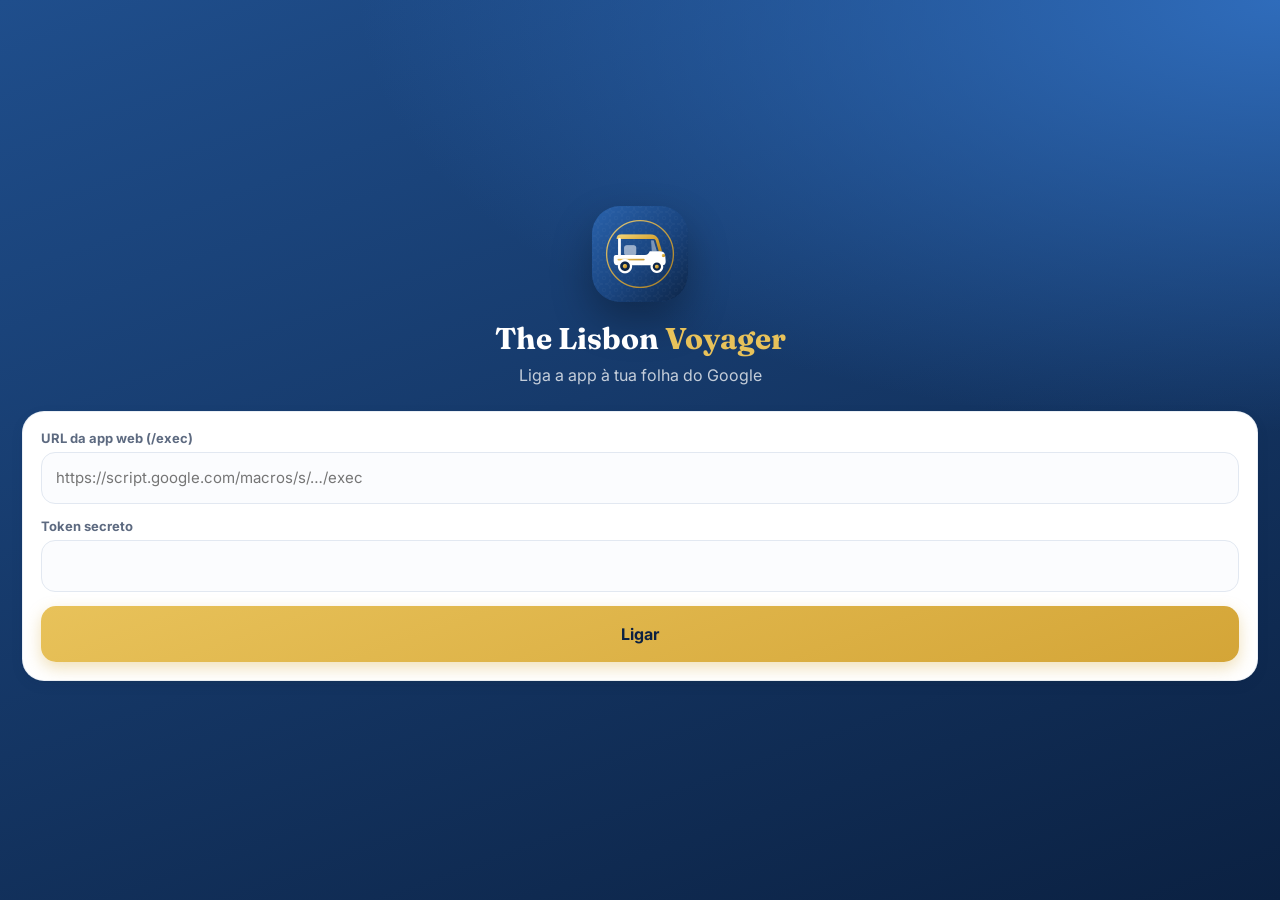
<file: index.html>
<!doctype html>
<html lang="pt-PT">
<head>
  <meta charset="utf-8">
  <meta name="viewport" content="width=device-width, initial-scale=1, viewport-fit=cover">
  <meta name="theme-color" content="#143561">
  <meta name="mobile-web-app-capable" content="yes">
  <meta name="apple-mobile-web-app-capable" content="yes">
  <meta name="apple-mobile-web-app-status-bar-style" content="black-translucent">
  <meta name="apple-mobile-web-app-title" content="Voyager">
  <meta name="robots" content="noindex">
  <title>The Lisbon Voyager</title>
  <link rel="manifest" href="manifest.webmanifest">
  <link rel="icon" type="image/png" sizes="32x32" href="icons/favicon-32.png">
  <link rel="apple-touch-icon" href="icons/apple-touch-icon.png">
  <link rel="preconnect" href="https://fonts.googleapis.com">
  <link rel="preconnect" href="https://fonts.gstatic.com" crossorigin>
  <link href="https://fonts.googleapis.com/css2?family=Fraunces:opsz,wght@9..144,600;9..144,700&family=Inter:wght@400;500;600;700;800&display=swap" rel="stylesheet">
  <link rel="stylesheet" href="app.css">
</head>
<body>
  <div id="app"></div>
  <script src="vendor/chart.umd.min.js"></script>
  <script src="app.js"></script>
  <script>
    if ('serviceWorker' in navigator && location.protocol === 'https:') {
      navigator.serviceWorker.register('sw.js');
    }
  </script>
</body>
</html>
</file>
<file: app.css>
:root{
  --b900:#0b2142;--b800:#123361;--b700:#17407a;--b600:#1f4e8c;--b500:#2a63ad;--b300:#8fb0dc;--b100:#e4edf9;--b50:#f2f6fc;
  --g600:#b8861f;--g500:#d4a537;--g400:#e8c25a;--g100:#fbf1d4;--g50:#fdf8ea;
  --ink:#122036;--muted:#5d6a80;--soft:#8b97aa;--line:#e2e8f1;--bg:#f3f6fb;--card:#fff;
  --ok:#17845a;--bad:#c2412d;
  --r-lg:22px;--r-md:16px;--r-sm:12px;
  --sh-1:0 1px 2px rgba(15,38,74,.06),0 4px 14px rgba(15,38,74,.06);
  --sh-2:0 10px 30px rgba(12,33,66,.16);
  --nav-h:70px;--safe-b:env(safe-area-inset-bottom,0px);--safe-t:env(safe-area-inset-top,0px);
  --ease:cubic-bezier(.2,.8,.2,1);
  --font:'Inter',system-ui,-apple-system,'Segoe UI',Roboto,sans-serif;
  --serif:'Fraunces',Georgia,serif;
}
*{box-sizing:border-box;-webkit-tap-highlight-color:transparent}
html,body{margin:0;background:var(--bg);color:var(--ink);font-family:var(--font);font-size:16px;-webkit-font-smoothing:antialiased;overscroll-behavior-y:none}
body{min-height:100vh;min-height:100dvh}
button,input,select,textarea{font:inherit;color:inherit}
button{cursor:pointer;border:0;background:none;padding:0}
.num{font-variant-numeric:tabular-nums;letter-spacing:-.01em}
.hidden{display:none!important}

/* ---------- Cabeçalho ---------- */
.hero{position:relative;color:#fff;padding:calc(var(--safe-t) + 14px) 18px 64px;
  background:
    url("data:image/svg+xml,%3Csvg xmlns='http://www.w3.org/2000/svg' width='56' height='56' viewBox='0 0 56 56'%3E%3Cg fill='none' stroke='%23ffffff' stroke-opacity='.07' stroke-width='1.4'%3E%3Cpath d='M28 5l5 18 18 5-18 5-5 18-5-18-18-5 18-5z'/%3E%3Ccircle cx='0' cy='0' r='8'/%3E%3Ccircle cx='56' cy='0' r='8'/%3E%3Ccircle cx='0' cy='56' r='8'/%3E%3Ccircle cx='56' cy='56' r='8'/%3E%3C/g%3E%3C/svg%3E"),
    radial-gradient(120% 90% at 100% 0%,#2f6cbb 0%,rgba(47,108,187,0) 60%),
    linear-gradient(160deg,var(--b600) 0%,var(--b800) 60%,var(--b900) 100%);
  border-radius:0 0 28px 28px;overflow:hidden}
.hero::after{content:"";position:absolute;left:0;right:0;bottom:0;height:3px;background:linear-gradient(90deg,transparent,var(--g500) 20%,var(--g400) 50%,var(--g500) 80%,transparent);opacity:.75}
.brand{display:flex;align-items:center;gap:12px}
.brand-logo{width:46px;height:46px;border-radius:14px;display:grid;place-items:center;flex:none;
  background:linear-gradient(150deg,rgba(255,255,255,.18),rgba(255,255,255,.04));border:1px solid rgba(255,255,255,.22);box-shadow:inset 0 1px 0 rgba(255,255,255,.2)}
.brand-logo svg{width:34px;height:34px}
.brand-txt{flex:1;min-width:0}
.brand-name{font-family:var(--serif);font-weight:700;font-size:21px;letter-spacing:.005em;line-height:1.1;white-space:nowrap}
.brand-name em{font-style:normal;color:var(--g400)}
.brand-sub{font-size:12px;letter-spacing:.14em;text-transform:uppercase;color:rgba(255,255,255,.7);margin-top:3px;font-weight:600}
.icon-btn{width:46px;height:46px;border-radius:14px;display:grid;place-items:center;color:#fff;background:rgba(255,255,255,.1);border:1px solid rgba(255,255,255,.16);transition:transform .15s var(--ease),background .2s}
.icon-btn:active{transform:scale(.92);background:rgba(255,255,255,.2)}
.icon-btn svg{width:22px;height:22px}

/* Navegação de data / mês */
.stepper{display:flex;align-items:center;gap:10px;margin-top:20px}
.step-btn{width:52px;height:52px;border-radius:16px;display:grid;place-items:center;color:#fff;flex:none;
  background:rgba(255,255,255,.12);border:1px solid rgba(255,255,255,.18);transition:transform .15s var(--ease),background .2s}
.step-btn:active{transform:scale(.9);background:rgba(255,255,255,.24)}
.step-btn svg{width:24px;height:24px}
.step-btn[disabled]{opacity:.35}
.step-mid{flex:1;min-width:0;text-align:center;position:relative;border-radius:16px;padding:6px 4px;transition:background .2s}
.step-mid:active{background:rgba(255,255,255,.1)}
.step-k{font-size:12.5px;letter-spacing:.12em;text-transform:uppercase;color:var(--g400);font-weight:700}
.step-v{font-family:var(--serif);font-size:25px;font-weight:700;line-height:1.15;margin-top:2px;white-space:nowrap;overflow:hidden;text-overflow:ellipsis}
.step-mid input[type=date],.step-mid input[type=month]{position:absolute;inset:0;opacity:0;width:100%;height:100%;border:0}
.today-pill{display:inline-flex;align-items:center;gap:6px;margin-top:6px;font-size:13px;font-weight:600;padding:5px 12px;border-radius:999px;background:var(--g500);color:var(--b900);box-shadow:0 4px 12px rgba(212,165,55,.35)}
.today-pill.ghost{background:rgba(255,255,255,.12);color:#fff;box-shadow:none;border:1px solid rgba(255,255,255,.22)}

/* ---------- Conteúdo ---------- */
.page{padding:0 14px calc(var(--nav-h) + var(--safe-b) + 28px);margin-top:-46px;position:relative;z-index:2;animation:pageIn .35s var(--ease)}
@keyframes pageIn{from{opacity:0;transform:translateY(10px)}to{opacity:1;transform:none}}
.card{background:var(--card);border-radius:var(--r-lg);box-shadow:var(--sh-1);padding:18px;margin-bottom:14px;border:1px solid rgba(226,232,241,.7)}
.card-h{display:flex;align-items:center;gap:12px;margin-bottom:14px}
.card-ic{width:42px;height:42px;border-radius:13px;display:grid;place-items:center;flex:none;background:var(--b50);color:var(--b600)}
.card-ic svg{width:22px;height:22px}
.card-ic.gold{background:var(--g100);color:var(--g600)}
.card-t{flex:1;min-width:0}
.card-title{font-weight:700;font-size:17px}
.card-sub{font-size:13px;color:var(--muted);margin-top:1px}
.card-total{font-weight:800;font-size:20px;color:var(--b800)}
.card-total.neg{color:var(--muted)}
.sec-title{font-size:12.5px;font-weight:700;letter-spacing:.12em;text-transform:uppercase;color:var(--soft);margin:22px 6px 10px}

/* Resumo do dia */
.summary{padding:18px 18px 16px;box-shadow:var(--sh-2);border:0}
.sum-top{display:flex;align-items:center;justify-content:space-between;gap:10px}
.sum-label{font-size:13px;color:var(--muted);font-weight:600}
.sum-big{font-size:38px;font-weight:800;letter-spacing:-.03em;color:var(--b800);line-height:1.1;margin-top:2px;transition:color .3s}
.sum-big.neg{color:var(--bad)}
.badge{display:inline-flex;align-items:center;gap:6px;font-size:12.5px;font-weight:700;padding:6px 11px;border-radius:999px;background:var(--b50);color:var(--b600);white-space:nowrap}
.badge::before{content:"";width:7px;height:7px;border-radius:50%;background:currentColor}
.badge.work{background:#e7f5ee;color:var(--ok)}
.badge.zero{background:var(--g100);color:var(--g600)}
.badge.off{background:#eef1f6;color:var(--soft)}
.sum-row{display:grid;grid-template-columns:1fr 1fr;gap:10px;margin-top:14px}
.mini{background:var(--b50);border-radius:14px;padding:11px 13px}
.mini-k{font-size:12.5px;color:var(--muted);font-weight:600}
.mini-v{font-size:18px;font-weight:800;margin-top:2px;color:var(--b800)}
.mini.gold{background:var(--g50)}
.mini.gold .mini-v{color:var(--g600)}
.strip{margin-top:14px;padding-top:14px;border-top:1px dashed var(--line)}
.strip-row{display:flex;justify-content:space-between;font-size:13.5px;color:var(--muted);font-weight:500}
.strip-row b{color:var(--ink);font-weight:700}
.bar{height:9px;border-radius:9px;background:var(--b100);overflow:hidden;margin-top:9px}
.bar>i{display:block;height:100%;border-radius:9px;background:linear-gradient(90deg,var(--g500),var(--g400));width:0;transition:width .9s var(--ease)}
.bar.blue>i{background:linear-gradient(90deg,var(--b600),var(--b500))}

/* Termos (chips) */
.chips{display:flex;flex-wrap:wrap;gap:8px;margin-bottom:12px}
.chip{display:inline-flex;align-items:center;gap:6px;height:40px;padding:0 14px;border-radius:12px;background:var(--b50);color:var(--b800);font-weight:700;font-size:15.5px;border:1px solid var(--b100);transition:transform .15s var(--ease),background .2s;animation:chipIn .35s var(--ease) both}
.chip:active{transform:scale(.94);background:var(--b100)}
.chip svg{width:14px;height:14px;opacity:.45}
.chip.custom{background:#f4f4f6;color:var(--muted);border-style:dashed}
.chip.new{box-shadow:0 0 0 3px rgba(212,165,55,.45)}
@keyframes chipIn{from{opacity:0;transform:scale(.7)}to{opacity:1;transform:none}}
.plus{color:var(--soft);font-weight:700;align-self:center}
.empty-line{font-size:14px;color:var(--soft);margin:-2px 0 12px}

/* Campo + botão */
.add-row{display:flex;gap:10px}
.money{flex:1;min-width:0;position:relative}
.money input{width:100%;height:56px;border-radius:15px;border:1.5px solid var(--line);background:#fbfcfe;padding:0 40px 0 16px;font-size:20px;font-weight:700;outline:none;transition:border-color .2s,box-shadow .2s,background .2s}
.money input::placeholder{color:#b3bccb;font-weight:600}
.money input:focus{border-color:var(--b500);box-shadow:0 0 0 4px rgba(42,99,173,.14);background:#fff}
.money span{position:absolute;right:15px;top:50%;transform:translateY(-50%);font-weight:700;color:var(--soft);font-size:18px;pointer-events:none}
.btn{height:56px;border-radius:15px;padding:0 20px;font-weight:700;font-size:16px;display:inline-flex;align-items:center;justify-content:center;gap:8px;transition:transform .15s var(--ease),box-shadow .2s,opacity .2s;position:relative;white-space:nowrap}
.btn:active{transform:scale(.96)}
.btn svg{width:20px;height:20px}
.btn-primary{background:linear-gradient(160deg,var(--b500),var(--b700));color:#fff;box-shadow:0 6px 16px rgba(31,78,140,.32)}
.btn-gold{background:linear-gradient(160deg,var(--g400),var(--g500));color:var(--b900);box-shadow:0 6px 16px rgba(212,165,55,.35)}
.btn-ghost{background:var(--b50);color:var(--b700);border:1px solid var(--b100)}
.btn-danger{background:#fdeeea;color:var(--bad)}
.btn-block{width:100%}
.btn[disabled],.btn.busy{opacity:.6;pointer-events:none}
.btn.busy::after{content:"";width:18px;height:18px;border-radius:50%;border:2.5px solid currentColor;border-right-color:transparent;animation:spin .7s linear infinite;margin-left:4px}
@keyframes spin{to{transform:rotate(360deg)}}
.quick{display:flex;gap:8px;margin-top:10px;overflow-x:auto;scrollbar-width:none;padding-bottom:2px}
.quick::-webkit-scrollbar{display:none}
.q{flex:none;height:38px;padding:0 14px;border-radius:999px;border:1px solid var(--line);background:#fff;font-weight:600;font-size:14.5px;color:var(--muted);transition:all .15s var(--ease)}
.q:active{transform:scale(.93);background:var(--g100);border-color:var(--g400);color:var(--g600)}

/* Dia a zero */
.zero-btn{margin-top:12px;width:100%;height:52px;border-radius:15px;border:1.5px dashed var(--b300);color:var(--b700);font-weight:700;display:flex;align-items:center;justify-content:center;gap:9px;background:transparent;transition:background .2s,transform .15s var(--ease)}
.zero-btn small{font-weight:500;color:var(--muted)}
.zero-btn:active{transform:scale(.98);background:var(--b50)}
.zero-box{display:flex;align-items:center;gap:12px;padding:13px 14px;border-radius:15px;background:var(--g50);border:1px solid var(--g100);margin-bottom:12px}
.zero-box .z-ic{width:38px;height:38px;border-radius:12px;background:var(--g100);color:var(--g600);display:grid;place-items:center;flex:none;font-weight:800}
.zero-box .z-t{flex:1;font-size:14px;color:var(--muted)}
.zero-box .z-t b{display:block;color:var(--ink);font-size:15px}
.link-btn{color:var(--b600);font-weight:700;font-size:14.5px;padding:10px 6px}

/* Categorias */
.cats{display:flex;flex-wrap:wrap;gap:8px;margin-top:14px}
.cats-l{width:100%;font-size:13px;font-weight:600;color:var(--muted)}
.cat{height:42px;padding:0 15px;border-radius:12px;border:1.5px solid var(--line);background:#fff;font-weight:600;font-size:14.5px;color:var(--muted);transition:all .18s var(--ease)}
.cat:active{transform:scale(.95)}
.cat.on{border-color:var(--g500);background:var(--g50);color:var(--b900);box-shadow:0 0 0 3px rgba(212,165,55,.18)}

/* Notas */
textarea{width:100%;min-height:92px;border-radius:15px;border:1.5px solid var(--line);background:#fbfcfe;padding:13px 15px;font-size:16px;resize:vertical;outline:none;transition:border-color .2s,box-shadow .2s;line-height:1.45}
textarea:focus{border-color:var(--b500);box-shadow:0 0 0 4px rgba(42,99,173,.14);background:#fff}
.notes-foot{display:flex;align-items:center;justify-content:space-between;margin-top:10px;gap:10px;min-height:44px}
.saved-hint{font-size:13px;color:var(--soft);display:flex;align-items:center;gap:6px}

/* KPIs */
.kpis{display:grid;grid-template-columns:1fr 1fr;gap:10px}
.kpi{background:var(--card);border-radius:var(--r-md);padding:14px 14px 13px;box-shadow:var(--sh-1);border:1px solid rgba(226,232,241,.7);animation:pageIn .4s var(--ease) both}
.kpi-k{font-size:12.5px;color:var(--muted);font-weight:600;display:flex;align-items:center;gap:6px}
.kpi-k i{width:8px;height:8px;border-radius:3px;background:var(--b500)}
.kpi-v{font-size:20px;font-weight:800;margin-top:4px;color:var(--b800);white-space:nowrap}
.kpi.wide{grid-column:span 2}
.goal-card{display:flex;align-items:center;gap:16px}
.ring{width:118px;height:118px;flex:none;position:relative}
.ring svg{width:100%;height:100%;transform:rotate(-90deg)}
.ring circle{fill:none;stroke-width:11;stroke-linecap:round}
.ring .bg{stroke:var(--b100)}
.ring .fg{stroke:url(#ringGold);transition:stroke-dashoffset 1.1s var(--ease)}
.ring-c{position:absolute;inset:0;display:grid;place-items:center;text-align:center}
.ring-c b{font-size:25px;font-weight:800;color:var(--b800);display:block;line-height:1}
.ring-c small{font-size:11.5px;color:var(--muted);font-weight:600}
.goal-info{flex:1;min-width:0}
.goal-line{display:flex;justify-content:space-between;gap:8px;font-size:14px;color:var(--muted);padding:5px 0}
.goal-line b{color:var(--ink);white-space:nowrap}
.need{margin-top:6px;padding:12px 14px;border-radius:14px;background:linear-gradient(135deg,var(--b700),var(--b900));color:#fff}
.need-k{font-size:12.5px;color:rgba(255,255,255,.75);font-weight:600}
.need-v{font-size:22px;font-weight:800;color:var(--g400);margin-top:2px}
.need-s{font-size:12.5px;color:rgba(255,255,255,.7);margin-top:2px}
.chart-box{position:relative;height:250px}
.chart-box.tall{height:280px}
.legend{display:flex;flex-wrap:wrap;gap:14px;margin-top:12px;font-size:12.5px;color:var(--muted);font-weight:600}
.legend i{display:inline-block;width:11px;height:11px;border-radius:4px;margin-right:6px;vertical-align:-1px}

/* Lista de dias */
.days{display:flex;flex-direction:column}
.dayrow{display:flex;align-items:center;gap:12px;padding:11px 4px;border-bottom:1px solid var(--line);text-align:left;width:100%;transition:background .15s}
.dayrow:last-child{border-bottom:0}
.dayrow:active{background:var(--b50)}
.dnum{width:44px;height:44px;border-radius:12px;background:var(--b50);display:grid;place-items:center;flex:none;line-height:1.05;text-align:center}
.dnum b{font-size:16px;color:var(--b800);display:block}
.dnum small{font-size:10.5px;color:var(--muted);font-weight:700;text-transform:uppercase}
.dayrow.off .dnum{background:#f1f3f7}
.dayrow.off .dnum b{color:var(--soft)}
.dayrow.today .dnum{background:var(--g500)}
.dayrow.today .dnum b,.dayrow.today .dnum small{color:var(--b900)}
.dmid{flex:1;min-width:0}
.dmid b{font-size:15px;display:block}
.dmid span{font-size:12.5px;color:var(--muted);display:block;white-space:nowrap;overflow:hidden;text-overflow:ellipsis}
.dright{text-align:right;font-weight:800;color:var(--b800);font-size:15.5px;white-space:nowrap}
.dright small{display:block;font-size:12px;color:var(--ok);font-weight:600}
.dright.off{color:var(--soft);font-weight:600;font-size:13.5px}

/* Objetivos */
.goal-row{display:flex;align-items:center;gap:12px;padding:12px 0;border-bottom:1px solid var(--line)}
.goal-row:last-child{border-bottom:0}
.goal-row .gm{flex:1;min-width:0}
.goal-row .gm b{font-size:15.5px}
.goal-row .gm span{display:block;font-size:12.5px;color:var(--muted);margin-top:2px}
.goal-row .bar{height:6px;margin-top:7px}
.goal-row .money{flex:none;width:132px}
.goal-row .money input{height:50px;font-size:17px;text-align:right;padding-right:34px}
.goal-row .money span{font-size:16px;right:13px}
.goal-row.cur .gm b::after{content:"atual";font-size:10.5px;font-weight:700;color:var(--b900);background:var(--g400);border-radius:6px;padding:2px 6px;margin-left:8px;vertical-align:2px}
.sticky-save{position:fixed;left:14px;right:14px;bottom:calc(var(--nav-h) + var(--safe-b) + 12px);z-index:15;transform:translateY(30px);opacity:0;pointer-events:none;transition:all .3s var(--ease)}
.sticky-save.show{transform:none;opacity:1;pointer-events:auto}
.sticky-save .btn{box-shadow:0 12px 28px rgba(184,134,31,.45)}
.total-goal{display:flex;justify-content:space-between;align-items:center;padding:14px 16px;border-radius:16px;background:linear-gradient(135deg,var(--b700),var(--b900));color:#fff;margin-bottom:14px}
.total-goal span{font-size:13.5px;color:rgba(255,255,255,.78);font-weight:600}
.total-goal b{font-size:22px;color:var(--g400)}

/* Definições */
.field{margin-bottom:14px}
.field label{display:block;font-size:13px;font-weight:700;color:var(--muted);margin-bottom:6px}
.field input{width:100%;height:52px;border-radius:14px;border:1.5px solid var(--line);background:#fbfcfe;padding:0 14px;font-size:15px;outline:none}
.field input:focus{border-color:var(--b500);box-shadow:0 0 0 4px rgba(42,99,173,.14)}
.year-row{display:flex;gap:10px;align-items:flex-end}
.year-row .field{flex:1;margin-bottom:0}
.year-tag{height:52px;min-width:66px;border-radius:14px;background:var(--b800);color:#fff;font-weight:800;display:grid;place-items:center;font-size:16px}
.test-out{margin-top:12px;padding:12px 14px;border-radius:14px;font-size:14px;line-height:1.45;animation:pageIn .3s var(--ease)}
.test-out.ok{background:#e7f5ee;color:#0f5d3e}
.test-out.err{background:#fdeeea;color:#8e2a1b}
.muted{color:var(--muted);font-size:14px;line-height:1.5}

/* Navegação inferior */
.nav{position:fixed;left:0;right:0;bottom:0;z-index:20;height:calc(var(--nav-h) + var(--safe-b));padding:0 10px var(--safe-b);display:flex;
  background:rgba(255,255,255,.94);backdrop-filter:blur(16px);-webkit-backdrop-filter:blur(16px);border-top:1px solid var(--line);box-shadow:0 -6px 24px rgba(15,38,74,.06)}
.nav button{flex:1;display:flex;flex-direction:column;align-items:center;justify-content:center;gap:4px;color:var(--soft);font-size:12px;font-weight:700;position:relative;transition:color .2s}
.nav button svg{width:25px;height:25px;transition:transform .25s var(--ease)}
.nav button .pill{position:absolute;top:8px;width:58px;height:32px;border-radius:12px;background:transparent;transition:background .25s var(--ease),transform .25s var(--ease);transform:scale(.6);z-index:-1}
.nav button.on{color:var(--b800)}
.nav button.on .pill{background:var(--b100);transform:scale(1)}
.nav button.on svg{transform:translateY(-1px)}
.nav button.on::after{content:"";position:absolute;bottom:7px;width:5px;height:5px;border-radius:50%;background:var(--g500)}
.nav button:active svg{transform:scale(.88)}

/* Toast */
.toast{position:fixed;left:14px;right:14px;bottom:calc(var(--nav-h) + var(--safe-b) + 12px);z-index:40;display:flex;align-items:center;gap:12px;padding:14px 16px;border-radius:16px;
  background:var(--b900);color:#fff;font-weight:600;font-size:15px;box-shadow:0 14px 34px rgba(8,22,46,.35);transform:translateY(20px);opacity:0;transition:all .3s var(--ease);pointer-events:none}
.toast.show{transform:none;opacity:1;pointer-events:auto}
.toast .t-ic{width:30px;height:30px;border-radius:10px;display:grid;place-items:center;flex:none;background:var(--g500);color:var(--b900)}
.toast.err{background:#7d2416}
.toast.err .t-ic{background:#fff;color:#7d2416}
.toast .t-ic svg{width:18px;height:18px}
.progress{position:fixed;top:0;left:0;right:0;height:3px;z-index:50;overflow:hidden;opacity:0;transition:opacity .2s}
.progress.on{opacity:1}
.progress::before{content:"";position:absolute;top:0;bottom:0;width:40%;background:linear-gradient(90deg,transparent,var(--g400),transparent);animation:prog 1s linear infinite}
@keyframes prog{from{left:-40%}to{left:100%}}

/* Folha inferior (editar termo) */
.sheet-bg{position:fixed;inset:0;z-index:60;background:rgba(8,22,46,.45);opacity:0;transition:opacity .25s;backdrop-filter:blur(2px)}
.sheet-bg.show{opacity:1}
.sheet{position:fixed;left:0;right:0;bottom:0;z-index:61;background:#fff;border-radius:26px 26px 0 0;padding:10px 18px calc(18px + var(--safe-b));transform:translateY(105%);transition:transform .32s var(--ease);box-shadow:0 -10px 40px rgba(8,22,46,.25)}
.sheet.show{transform:none}
.grab{width:44px;height:5px;border-radius:5px;background:var(--line);margin:0 auto 14px}
.sheet h3{margin:0 0 4px;font-size:19px}
.sheet p{margin:0 0 16px;color:var(--muted);font-size:14px}
.sheet .btns{display:grid;grid-template-columns:1fr 1fr;gap:10px;margin-top:14px}

/* Esqueleto */
.sk{background:linear-gradient(90deg,#eef2f8 0%,#f7f9fc 50%,#eef2f8 100%);background-size:200% 100%;animation:sk 1.2s infinite linear;border-radius:12px}
@keyframes sk{from{background-position:200% 0}to{background-position:-200% 0}}
.err-card{text-align:center;padding:26px 18px}
.err-card b{display:block;font-size:17px;margin-bottom:6px}

/* Ecrã de ligação */
.setup{min-height:100dvh;display:flex;flex-direction:column;justify-content:center;padding:32px 22px;color:#fff;
  background:radial-gradient(120% 80% at 100% 0%,#2f6cbb 0%,rgba(47,108,187,0) 60%),linear-gradient(160deg,var(--b600),var(--b900))}
.setup .logo-xl{width:96px;height:96px;border-radius:28px;margin:0 auto 18px;display:block;box-shadow:0 18px 40px rgba(0,0,0,.3)}
.setup h1{font-family:var(--serif);text-align:center;margin:0;font-size:30px}
.setup h1 em{font-style:normal;color:var(--g400)}
.setup p{text-align:center;color:rgba(255,255,255,.75);margin:8px 0 26px}
.setup .card{color:var(--ink)}
@media (min-width:600px){.page,.hero>*{max-width:560px;margin-left:auto;margin-right:auto}.nav{padding-left:calc(50% - 280px);padding-right:calc(50% - 280px)}}
@media (max-width:370px){.brand-name{font-size:18px}.sum-big{font-size:33px}.kpi-v{font-size:18px}.goal-row .money{width:116px}}

/* Definições: folha em uso + confirmação */
.sheet-row{display:flex;align-items:center;gap:12px;padding:4px 0 12px}
.sr-mid{flex:1;min-width:0}
.sr-mid b{display:block;font-size:15.5px;white-space:nowrap;overflow:hidden;text-overflow:ellipsis}
.sr-mid span{display:block;font-size:12.5px;color:var(--muted);margin-top:2px}
.open-link{flex:none;display:inline-flex;align-items:center;height:44px;padding:0 14px;border-radius:12px;background:var(--g50);border:1px solid var(--g100);color:var(--g600);font-weight:700;font-size:14px;text-decoration:none}
.open-link:active{transform:scale(.96)}
.confirm{margin-top:14px;padding:14px;border-radius:16px;background:var(--b50);border:1px solid var(--b100);animation:pageIn .3s var(--ease)}
.cf-top{display:flex;gap:12px;align-items:center}
.cf-top b{display:block;font-size:16px}
.cf-top span{display:block;font-size:13px;color:var(--muted);margin-top:2px}
.cf-ic{width:38px;height:38px;border-radius:12px;background:#e7f5ee;color:var(--ok);display:grid;place-items:center;flex:none}
.cf-ic svg{width:20px;height:20px}
.cf-warn{margin:12px 0 0;padding:10px 12px;border-radius:12px;background:var(--g50);color:#7a5a12;font-size:13.5px;line-height:1.45}
.confirm .btns{display:grid;grid-template-columns:1fr 1.4fr;gap:10px;margin-top:12px}
</file>
